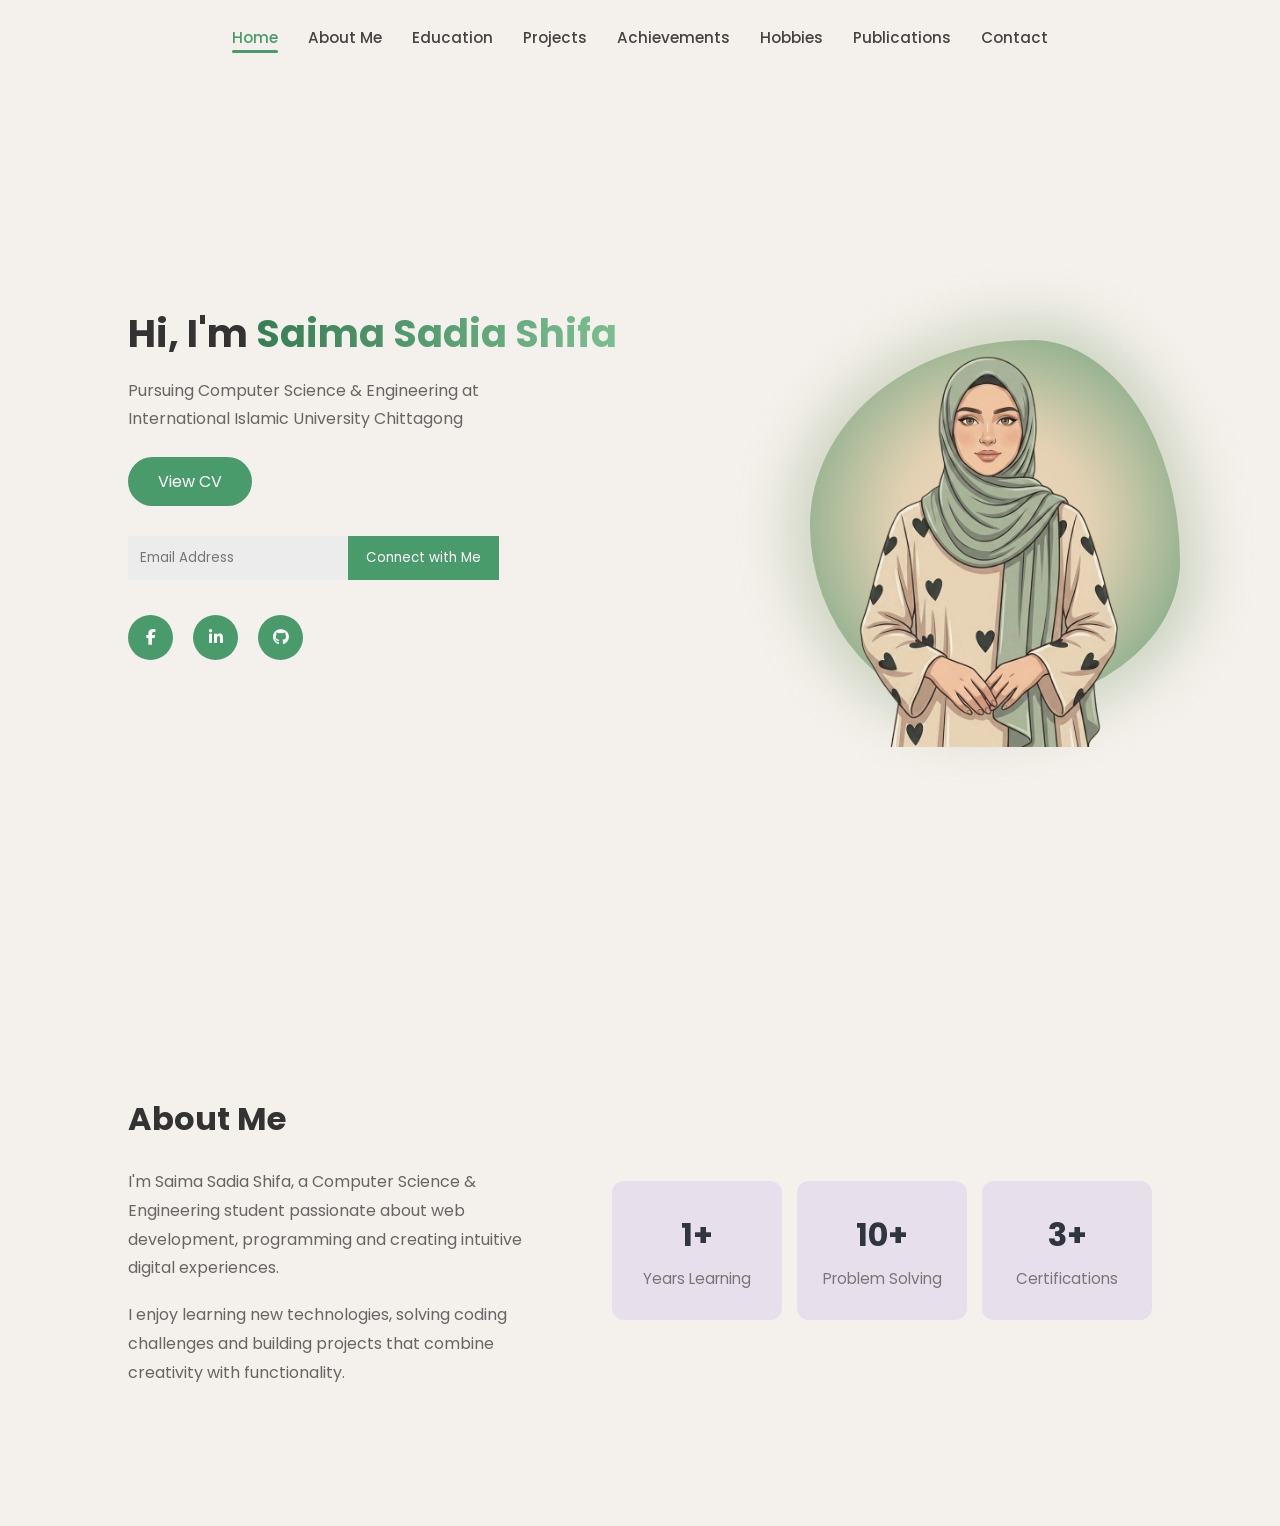
<file: index.html>
<!DOCTYPE html>
<html lang="en">

<head>
    <meta charset="UTF-8">
    <meta name="viewport" content="width=device-width, initial-scale=1.0">
    <title>Portfolio Home</title>

    <link rel="stylesheet" href="Home.css">

    <link rel="stylesheet"
        href="https://cdnjs.cloudflare.com/ajax/libs/font-awesome/6.5.1/css/all.min.css">

</head>

<body>

    <header>

        <nav>

            <ul>

                <li><a href="#" class="active">Home</a></li>

                <li><a href="#about">About Me</a></li>

                <li><a href="Education.html">Education</a></li>

                <li><a href="Projects.html">Projects</a></li>

                <li><a href="Achievements.html">Achievements</a></li>

                <li><a href="Hobbies.html">Hobbies</a></li>

                <li><a href="Publications.html">Publications</a></li>

                <li><a href="Contact.html">Contact</a></li>

            </ul>

        </nav>

    </header>



    <!-- HERO -->

    <section class="main">

        <div class="main-text">

            <h1>
                Hi, I'm
                <span>Saima Sadia Shifa</span>
            </h1>

            <p>
                Pursuing Computer Science & Engineering at<br>
                International Islamic University Chittagong
            </p>

            <a href="CV.pdf"
            target="_blank"
            class="cv-btn">
                View CV
            </a>


            <!-- CONNECT FORM -->

            <form
                class="connect"
                action="https://formsubmit.co/shifasaimasadia@gmail.com"
                method="POST">

                <input
                    type="email"
                    name="email"
                    placeholder="Email Address"
                    required>

                <input
                    type="hidden"
                    name="_subject"
                    value="New Portfolio Connection">

                <input
                    type="hidden"
                    name="_captcha"
                    value="false">

                <input
                    type="hidden"
                    name="_template"
                    value="table">

                <button type="submit">
                    Connect with Me
                </button>

            </form>


            <div class="socials">

                <a href="https://www.facebook.com/KuromiiShii/">
                    <i class="fab fa-facebook-f"></i>
                </a>

                <a href="https://www.linkedin.com/in/saima-sadia-shifa-9128552a0/">
                    <i class="fab fa-linkedin-in"></i>
                </a>

                <a href="https://github.com/ssshifa">
                    <i class="fab fa-github"></i>
                </a>

            </div>


            <a href="#about" class="scroll">

                Scroll Down ↓

            </a>

        </div>


        <div class="main-image">

            <div class="blob"></div>

            <img src="DP.png" alt="Profile">

        </div>

    </section>



    <!-- ABOUT -->

    <section id="about" class="about">

        <div class="about-wrapper">

            <div class="about-content">

                <h2>About Me</h2>

                <p>
                    I'm Saima Sadia Shifa, a Computer Science &
                    Engineering student passionate about web
                    development, programming and creating
                    intuitive digital experiences.
                </p>

                <p>
                    I enjoy learning new technologies,
                    solving coding challenges and building
                    projects that combine creativity
                    with functionality.
                </p>

            </div>


            <div class="about-stats">

                <div class="stat-card">

                    <h3>1+</h3>

                    <p>Years Learning</p>

                </div>

                <div class="stat-card">

                    <h3>10+</h3>

                    <p>Problem Solving</p>

                </div>

                <div class="stat-card">

                    <h3>3+</h3>

                    <p>Certifications</p>

                </div>

            </div>

        </div>

    </section>

</body>

</html>
</file>
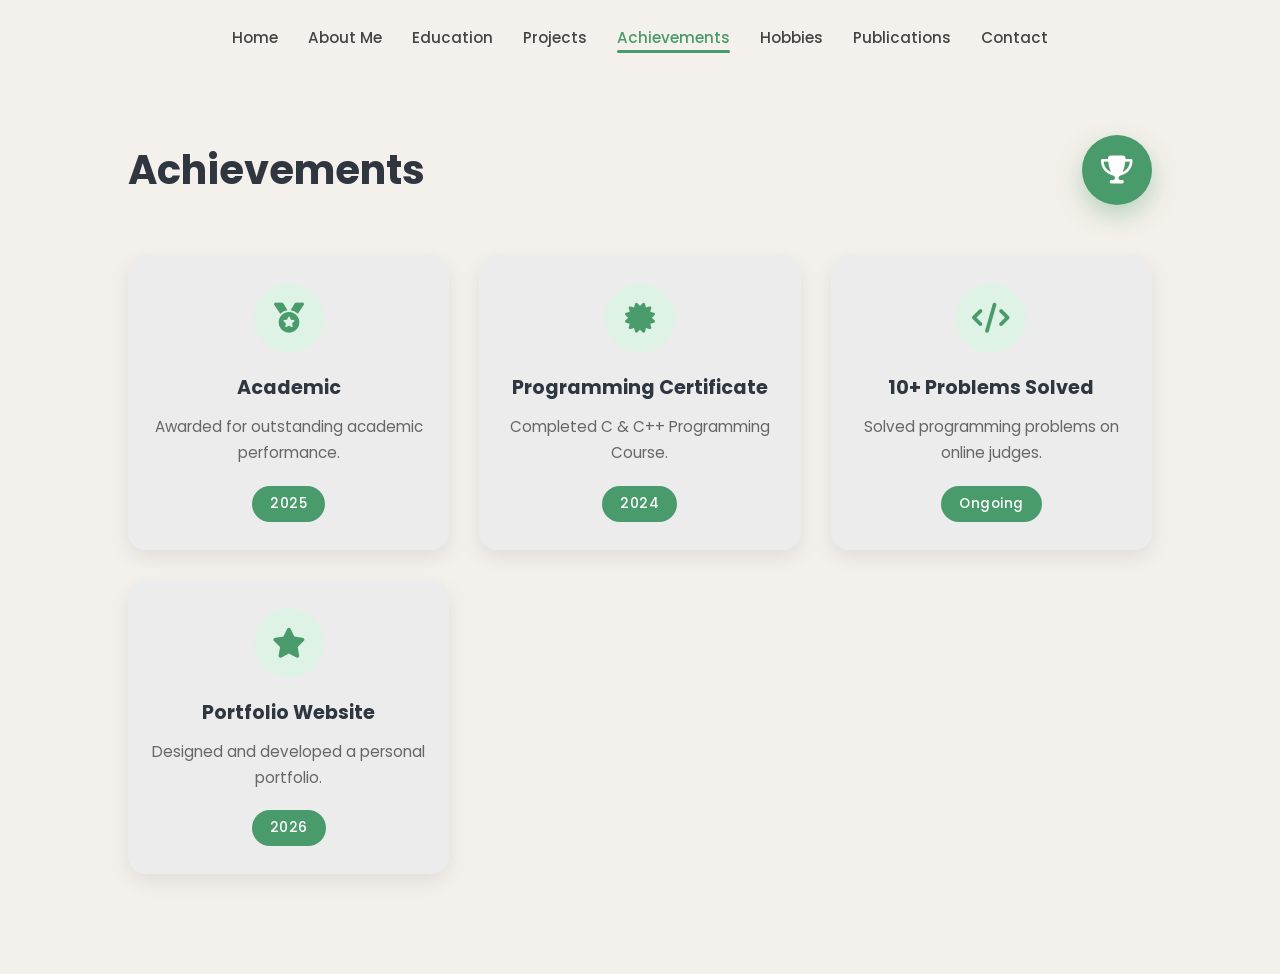
<file: Achievements.html>
<!DOCTYPE html>
<html lang="en">

<head>

    <meta charset="UTF-8">

    <meta name="viewport" content="width=device-width, initial-scale=1.0">

    <title>Achievements</title>

    <link rel="stylesheet" href="Achievements.css">

    <link rel="stylesheet"
    href="https://cdnjs.cloudflare.com/ajax/libs/font-awesome/6.5.1/css/all.min.css">

</head>

<body>

<header>

<nav>

<ul>

<li><a href="index.html">Home</a></li>

<li><a href="index.html#about">About Me</a></li>

<li><a href="Education.html">Education</a></li>

<li><a href="projects.html">Projects</a></li>

<li><a href="achievements.html" class="active">Achievements</a></li>

<li><a href="Hobbies.html">Hobbies</a></li>

<li><a href="Publications.html">Publications</a></li>

<li><a href="Contact.html">Contact</a></li>

</ul>

</nav>

</header>



<section class="achievements">

<div class="heading">

<h1>Achievements</h1>

<div class="trophy">

<i class="fas fa-trophy"></i>

</div>

</div>



<div class="achievement-container">




<div class="achievement-card">

<div class="icon">

<i class="fas fa-medal"></i>

</div>

<h3>Academic</h3>

<p>

Awarded for outstanding academic performance.

</p>

<span>2025</span>

</div>





<div class="achievement-card">

<div class="icon">

<i class="fas fa-certificate"></i>

</div>

<h3>Programming Certificate</h3>

<p>

Completed C & C++ Programming Course.

</p>

<span>2024</span>

</div>





<div class="achievement-card">

<div class="icon">

<i class="fas fa-code"></i>

</div>

<h3>10+ Problems Solved</h3>

<p>

Solved programming problems on online judges.

</p>

<span>Ongoing</span>

</div>





<div class="achievement-card">

<div class="icon">

<i class="fas fa-star"></i>

</div>

<h3>Portfolio Website</h3>

<p>

Designed and developed a personal portfolio.

</p>

<span>2026</span>

</div>



</div>

</section>

</body>

</html>
</file>
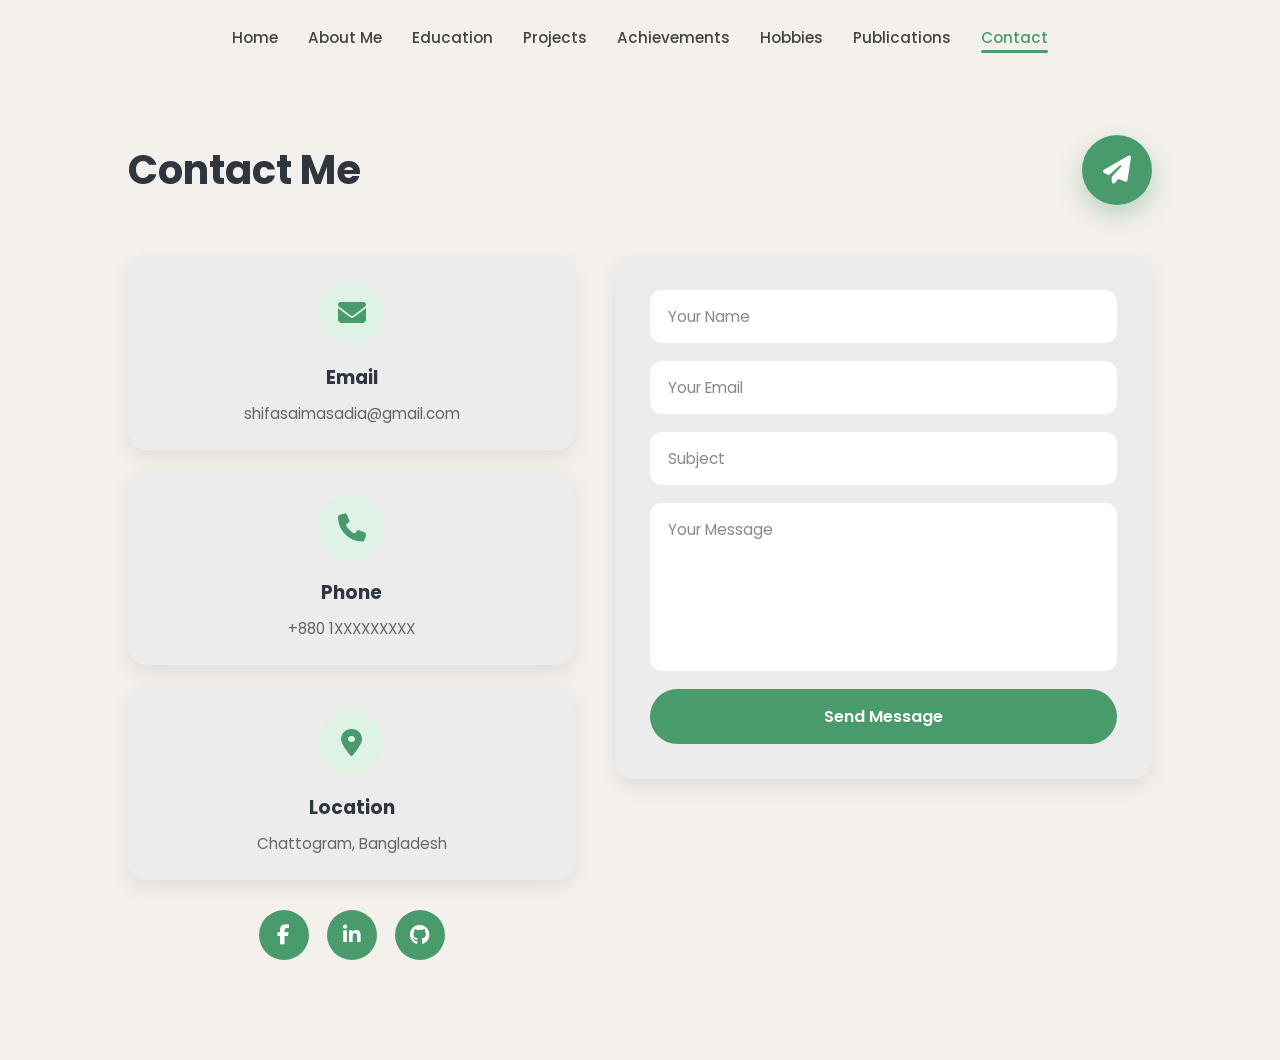
<file: Contact.html>
<!DOCTYPE html>
<html lang="en">

<head>

    <meta charset="UTF-8">

    <meta name="viewport" content="width=device-width, initial-scale=1.0">

    <title>Contact</title>

    <link rel="stylesheet" href="Contact.css">

    <link rel="stylesheet"
    href="https://cdnjs.cloudflare.com/ajax/libs/font-awesome/6.5.1/css/all.min.css">

</head>

<body>

<header>

<nav>

<ul>

<li><a href="index.html">Home</a></li>

<li><a href="index.html#about">About Me</a></li>

<li><a href="Education.html">Education</a></li>

<li><a href="Projects.html">Projects</a></li>

<li><a href="Achievements.html">Achievements</a></li>

<li><a href="Hobbies.html">Hobbies</a></li>

<li><a href="Publications.html">Publications</a></li>

<li><a href="Contact.html" class="active">Contact</a></li>

</ul>

</nav>

</header>



<section class="contact">

<div class="heading">

<h1>Contact Me</h1>

<div class="contact-icon">

<i class="fas fa-paper-plane"></i>

</div>

</div>



<div class="contact-container">



<div class="contact-info">

<div class="info-box">

<i class="fas fa-envelope"></i>

<h3>Email</h3>

<p>shifasaimasadia@gmail.com</p>

</div>



<div class="info-box">

<i class="fas fa-phone"></i>

<h3>Phone</h3>

<p>+880 1XXXXXXXXX</p>

</div>



<div class="info-box">

<i class="fas fa-location-dot"></i>

<h3>Location</h3>

<p>Chattogram, Bangladesh</p>

</div>



<div class="social-icons">

<a href="https://www.facebook.com/KuromiiShii/"><i class="fab fa-facebook-f"></i></a>

<a href="https://www.linkedin.com/in/saima-sadia-shifa-9128552a0/"><i class="fab fa-linkedin-in"></i></a>

<a href="https://github.com/ssshifa"><i class="fab fa-github"></i></a>

</div>

</div>


<div class="contact-form">

<form
action="https://formsubmit.co/shifasaimasadia@gmail.com"
method="POST">

<input
type="text"
name="name"
placeholder="Your Name"
required>

<input
type="email"
name="email"
placeholder="Your Email"
required>

<input
type="text"
name="subject"
placeholder="Subject">

<textarea
name="message"
rows="6"
placeholder="Your Message"
required></textarea>


<!-- Hidden Settings -->

<input
type="hidden"
name="_subject"
value="New Portfolio Contact Form">

<input
type="hidden"
name="_captcha"
value="false">

<input
type="hidden"
name="_template"
value="table">

<input
type="hidden"
name="_autoresponse"
value="Thank you for contacting me. I have received your message and will get back to you soon.">


<button type="submit">

Send Message

</button>

</form>

</div>



</div>

</section>

</body>

</html>
</file>
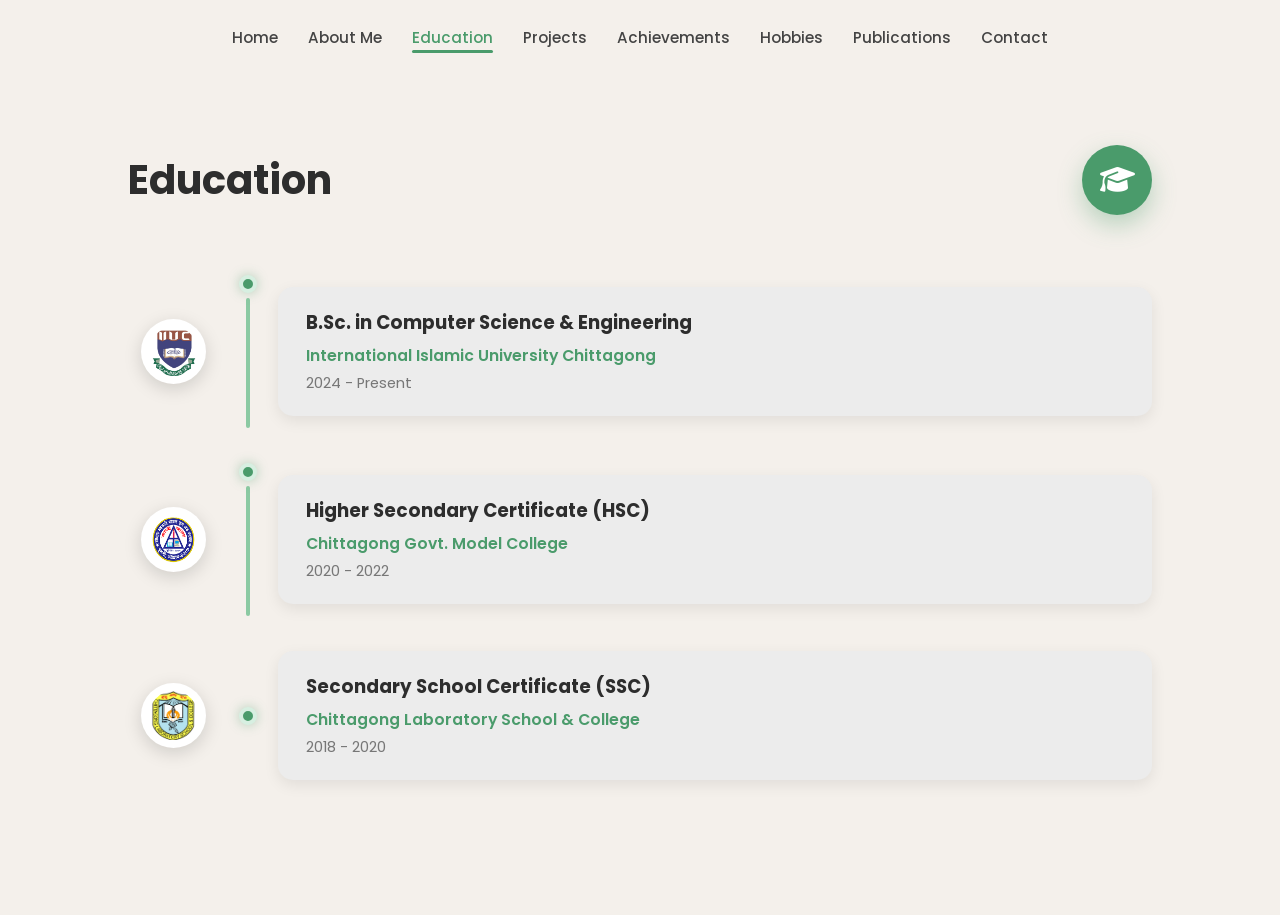
<file: Education.html>
<!DOCTYPE html>
<html lang="en">

<head>

    <meta charset="UTF-8">

    <meta name="viewport"
          content="width=device-width, initial-scale=1.0">

    <title>Education</title>

    <link rel="stylesheet" href="Education.css">

    <link rel="stylesheet"
    href="https://cdnjs.cloudflare.com/ajax/libs/font-awesome/6.5.1/css/all.min.css">

</head>

<body>

<header>

<nav>

<ul>

<li><a href="index.html">Home</a></li>

<li><a href="index.html#about">About Me</a></li>

<li><a href="Education.html" class="active">Education</a></li>

<li><a href="Projects.html">Projects</a></li>

<li><a href="Achievements.html">Achievements</a></li>

<li><a href="Hobbies.html">Hobbies</a></li>

<li><a href="Publications.html">Publications</a></li>

<li><a href="Contact.html">Contact</a></li>

</ul>

</nav>

</header>



<section class="education">

<div class="heading">

<h1>Education</h1>

<div class="graduate">

<i class="fas fa-graduation-cap"></i>

</div>

</div>



<div class="timeline">




<div class="edu-box">

<div class="logo">

<img src="iiuc.jpg" alt="IIUC">

</div>

<div class="middle">

<div class="dot"></div>

<div class="line"></div>

</div>

<div class="card">

<h3>B.Sc. in Computer Science & Engineering</h3>

<h4>International Islamic University Chittagong</h4>

<p>2024 - Present</p>

</div>

</div>





<div class="edu-box">

<div class="logo">

<img src="college.png" alt="College">

</div>

<div class="middle">

<div class="dot"></div>

<div class="line"></div>

</div>

<div class="card">

<h3>Higher Secondary Certificate (HSC)</h3>

<h4>Chittagong Govt. Model College</h4>

<p>2020 - 2022</p>

</div>

</div>





<div class="edu-box">

<div class="logo">

<img src="school.jpg" alt="School">

</div>

<div class="middle">

<div class="dot"></div>

<div class="line"></div>

</div>

<div class="card">

<h3>Secondary School Certificate (SSC)</h3>

<h4>Chittagong Laboratory School & College</h4>

<p>2018 - 2020</p>

</div>

</div>



</div>

</section>

</body>

</html>
</file>
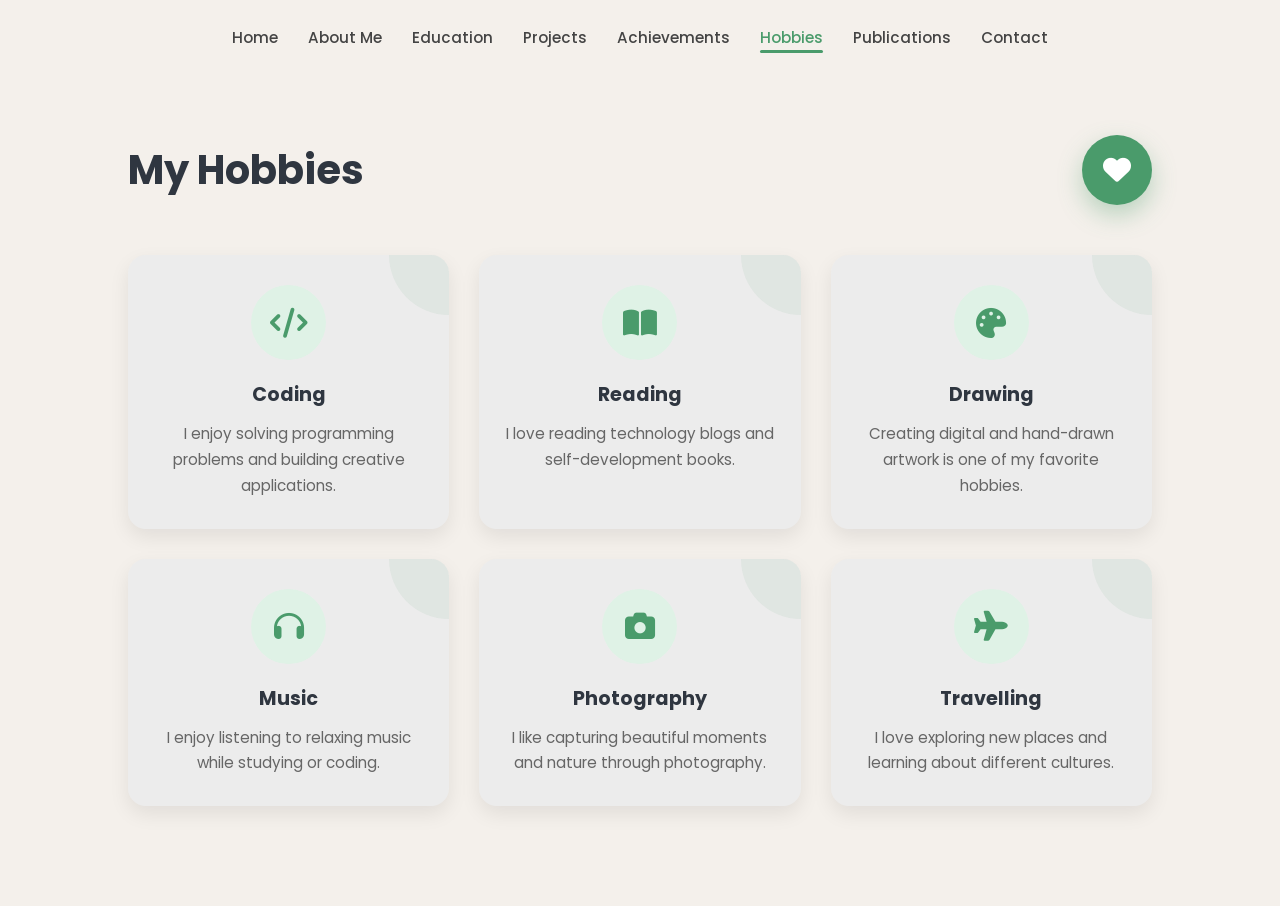
<file: Hobbies.html>
<!DOCTYPE html>
<html lang="en">

<head>

    <meta charset="UTF-8">

    <meta name="viewport" content="width=device-width, initial-scale=1.0">

    <title>Hobbies</title>

    <link rel="stylesheet" href="Hobbies.css">

    <link rel="stylesheet"
    href="https://cdnjs.cloudflare.com/ajax/libs/font-awesome/6.5.1/css/all.min.css">

</head>

<body>

<header>

<nav>

<ul>

<li><a href="index.html">Home</a></li>

<li><a href="index.html#about">About Me</a></li>

<li><a href="Education.html">Education</a></li>

<li><a href="Projects.html">Projects</a></li>

<li><a href="Achievements.html">Achievements</a></li>

<li><a href="Hobbies.html" class="active">Hobbies</a></li>

<li><a href="Publications.html">Publications</a></li>

<li><a href="Contact.html">Contact</a></li>

</ul>

</nav>

</header>



<section class="hobbies">

<div class="heading">

<h1>My Hobbies</h1>

<div class="hobby-icon">

<i class="fas fa-heart"></i>

</div>

</div>



<div class="hobby-container">



<div class="hobby-card">

<div class="icon">

<i class="fas fa-code"></i>

</div>

<h3>Coding</h3>

<p>I enjoy solving programming problems and building creative applications.</p>

</div>



<div class="hobby-card">

<div class="icon">

<i class="fas fa-book-open"></i>

</div>

<h3>Reading</h3>

<p>I love reading technology blogs and self-development books.</p>

</div>



<div class="hobby-card">

<div class="icon">

<i class="fas fa-palette"></i>

</div>

<h3>Drawing</h3>

<p>Creating digital and hand-drawn artwork is one of my favorite hobbies.</p>

</div>



<div class="hobby-card">

<div class="icon">

<i class="fas fa-headphones"></i>

</div>

<h3>Music</h3>

<p>I enjoy listening to relaxing music while studying or coding.</p>

</div>



<div class="hobby-card">

<div class="icon">

<i class="fas fa-camera"></i>

</div>

<h3>Photography</h3>

<p>I like capturing beautiful moments and nature through photography.</p>

</div>



<div class="hobby-card">

<div class="icon">

<i class="fas fa-plane"></i>

</div>

<h3>Travelling</h3>

<p>I love exploring new places and learning about different cultures.</p>

</div>

</div>

</section>

</body>

</html>
</file>
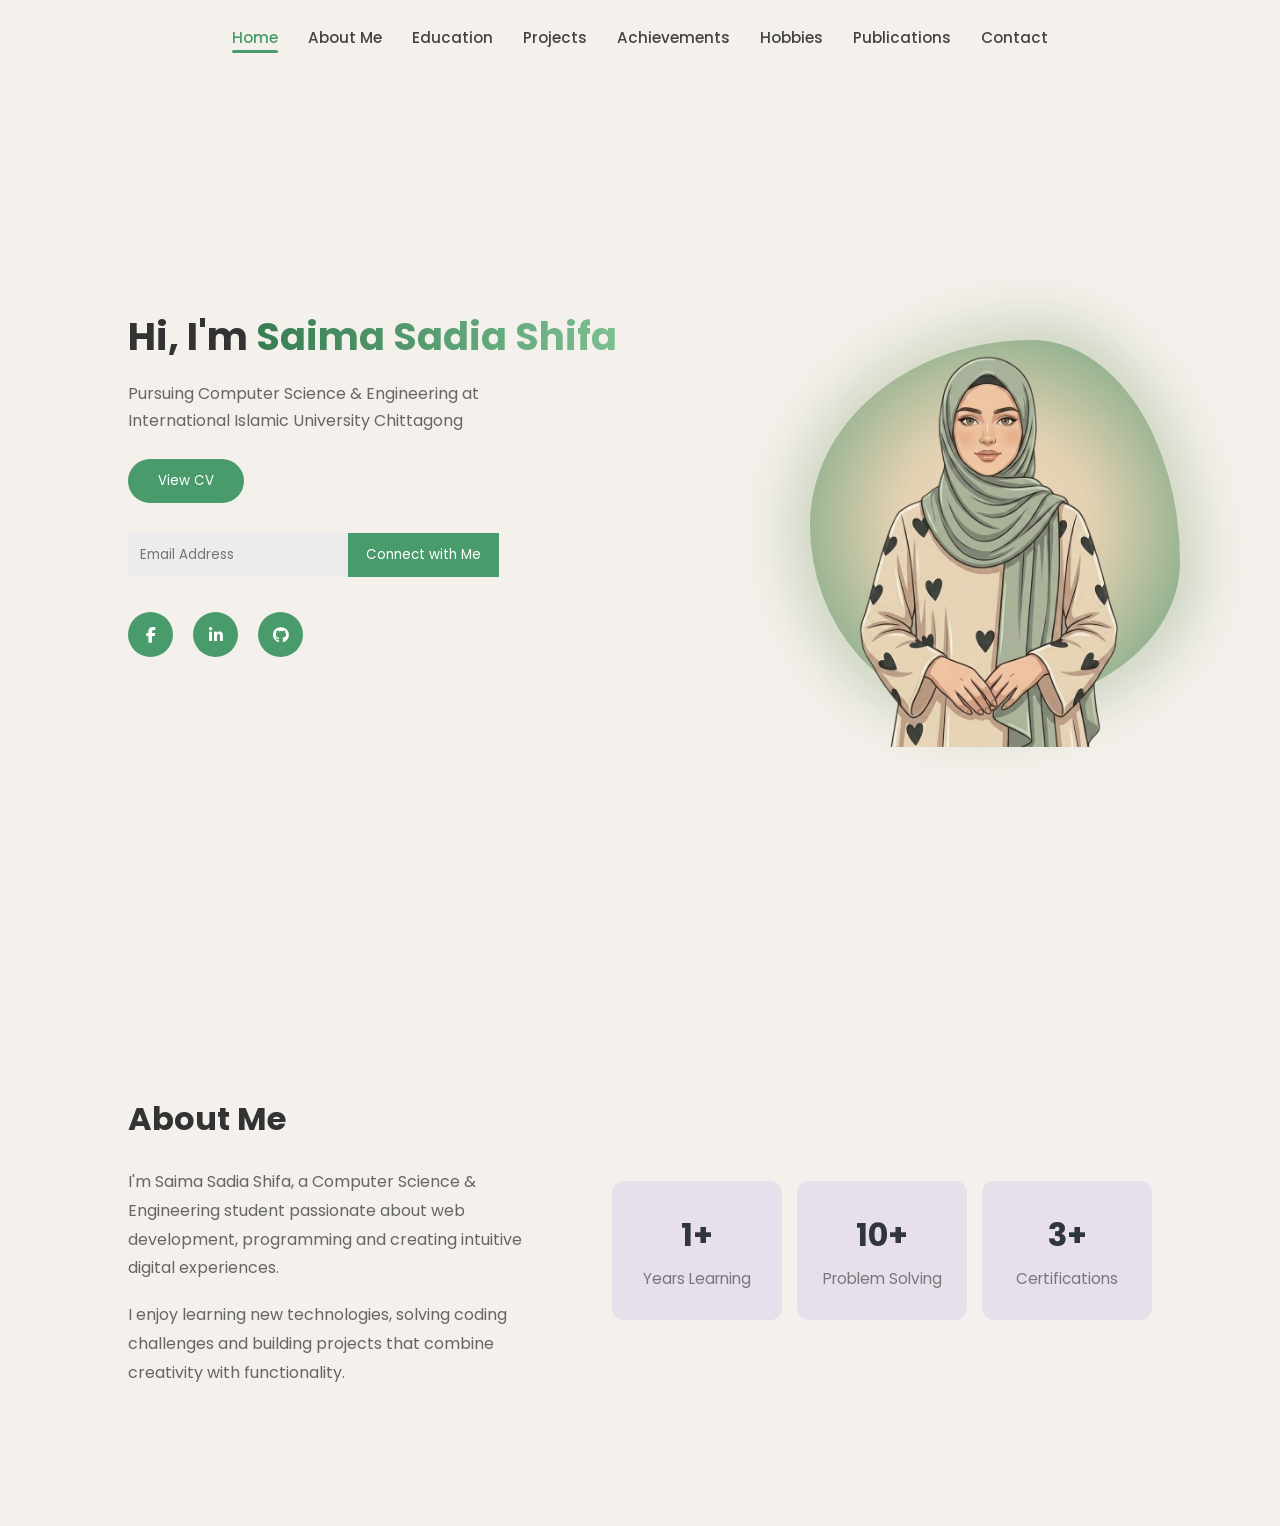
<file: Home.html>
<!DOCTYPE html>
<html lang="en">

<head>
    <meta charset="UTF-8">
    <meta name="viewport" content="width=device-width, initial-scale=1.0">
    <title>Portfolio Home</title>

    <link rel="stylesheet" href="Home.css">

    <link rel="stylesheet"
        href="https://cdnjs.cloudflare.com/ajax/libs/font-awesome/6.5.1/css/all.min.css">

</head>

<body>

    <header>

        <nav>

            <ul>

                <li><a href="#" class="active">Home</a></li>

                <li><a href="#about">About Me</a></li>

                <li><a href="Education.html">Education</a></li>

                <li><a href="Projects.html">Projects</a></li>

                <li><a href="Achievements.html">Achievements</a></li>

                <li><a href="Hobbies.html">Hobbies</a></li>

                <li><a href="Publications.html">Publications</a></li>

                <li><a href="Contact.html">Contact</a></li>

            </ul>

        </nav>

    </header>



    <!-- HERO -->

    <section class="main">

        <div class="main-text">

            <h1>
                Hi, I'm
                <span>Saima Sadia Shifa</span>
            </h1>

            <p>
                Pursuing Computer Science & Engineering at<br>
                International Islamic University Chittagong
            </p>

            <button class="cv-btn">
                View CV
            </button>


            <!-- CONNECT FORM -->

            <form
                class="connect"
                action="https://formsubmit.co/shifasaimasadia@gmail.com"
                method="POST">

                <input
                    type="email"
                    name="email"
                    placeholder="Email Address"
                    required>

                <input
                    type="hidden"
                    name="_subject"
                    value="New Portfolio Connection">

                <input
                    type="hidden"
                    name="_captcha"
                    value="false">

                <input
                    type="hidden"
                    name="_template"
                    value="table">

                <button type="submit">
                    Connect with Me
                </button>

            </form>


            <div class="socials">

                <a href="#">
                    <i class="fab fa-facebook-f"></i>
                </a>

                <a href="#">
                    <i class="fab fa-linkedin-in"></i>
                </a>

                <a href="#">
                    <i class="fab fa-github"></i>
                </a>

            </div>


            <a href="#about" class="scroll">

                Scroll Down ↓

            </a>

        </div>


        <div class="main-image">

            <div class="blob"></div>

            <img src="DP.png" alt="Profile">

        </div>

    </section>



    <!-- ABOUT -->

    <section id="about" class="about">

        <div class="about-wrapper">

            <div class="about-content">

                <h2>About Me</h2>

                <p>
                    I'm Saima Sadia Shifa, a Computer Science &
                    Engineering student passionate about web
                    development, programming and creating
                    intuitive digital experiences.
                </p>

                <p>
                    I enjoy learning new technologies,
                    solving coding challenges and building
                    projects that combine creativity
                    with functionality.
                </p>

            </div>


            <div class="about-stats">

                <div class="stat-card">

                    <h3>1+</h3>

                    <p>Years Learning</p>

                </div>

                <div class="stat-card">

                    <h3>10+</h3>

                    <p>Problem Solving</p>

                </div>

                <div class="stat-card">

                    <h3>3+</h3>

                    <p>Certifications</p>

                </div>

            </div>

        </div>

    </section>

</body>

</html>
</file>
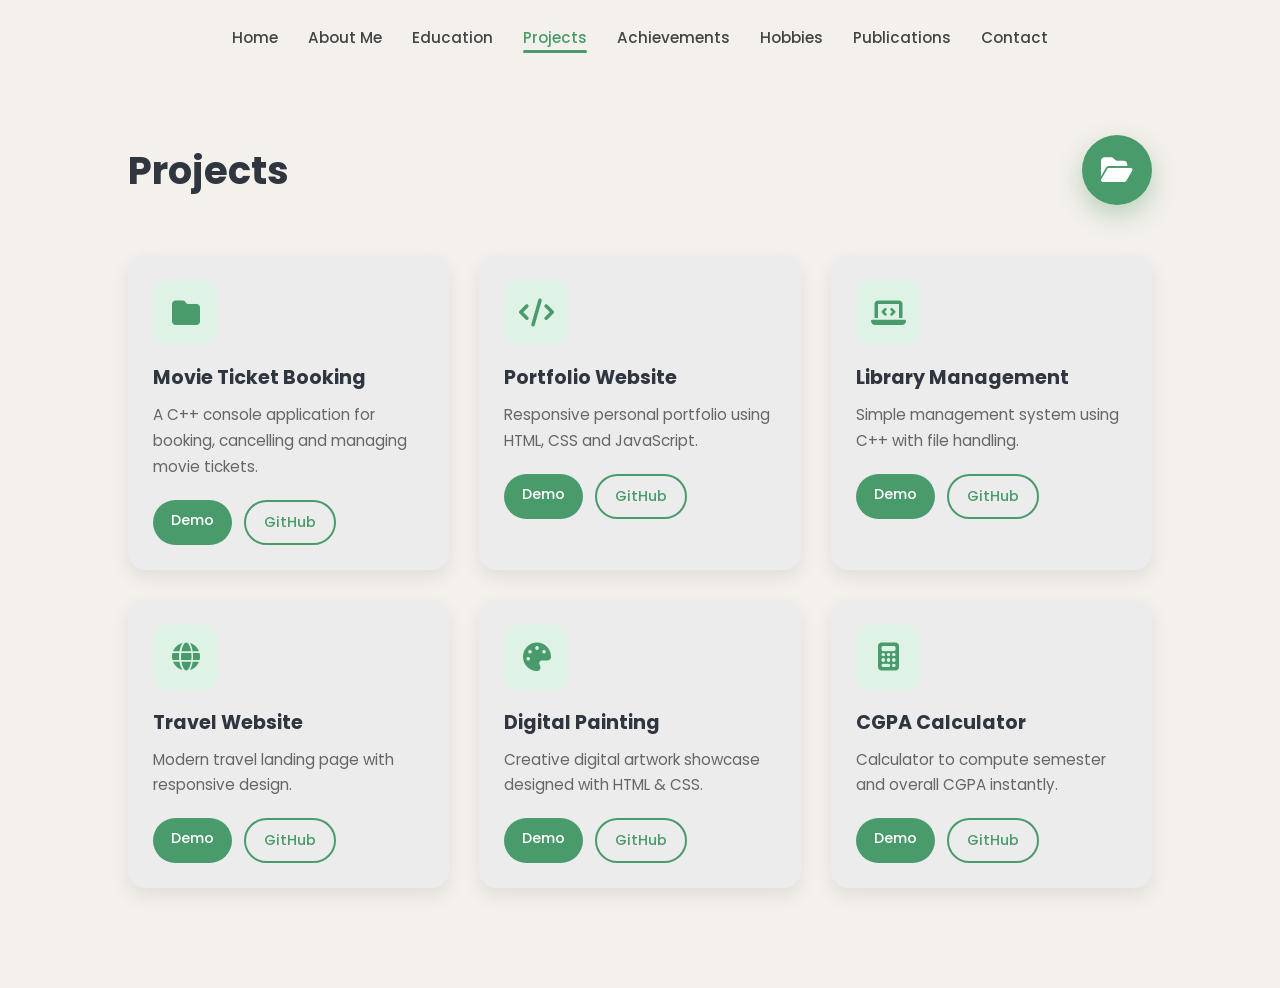
<file: Projects.html>
<!DOCTYPE html>
<html lang="en">

<head>

    <meta charset="UTF-8">

    <meta name="viewport" content="width=device-width, initial-scale=1.0">

    <title>Projects</title>

    <link rel="stylesheet" href="Projects.css">

    <link rel="stylesheet"
    href="https://cdnjs.cloudflare.com/ajax/libs/font-awesome/6.5.1/css/all.min.css">

</head>

<body>

<header>

<nav>

<ul>

<li><a href="index.html">Home</a></li>

<li><a href="index.html#about">About Me</a></li>

<li><a href="Education.html">Education</a></li>

<li><a href="Projects.html" class="active">Projects</a></li>

<li><a href="Achievements.html">Achievements</a></li>

<li><a href="Hobbies.html">Hobbies</a></li>

<li><a href="Publications.html">Publications</a></li>

<li><a href="Contact.html">Contact</a></li>

</ul>

</nav>

</header>



<section class="projects">

<div class="heading">

<h1>Projects</h1>

<div class="project-icon">

<i class="fas fa-folder-open"></i>

</div>

</div>



<div class="project-container">




<div class="project-card">

<div class="icon">

<i class="fas fa-folder"></i>

</div>

<h3>Movie Ticket Booking</h3>

<p>

A C++ console application for booking,

cancelling and managing movie tickets.

</p>

<div class="buttons">

<a href="#">Demo</a>

<a href="#">GitHub</a>

</div>

</div>






<div class="project-card">

<div class="icon">

<i class="fas fa-code"></i>

</div>

<h3>Portfolio Website</h3>

<p>

Responsive personal portfolio using

HTML, CSS and JavaScript.

</p>

<div class="buttons">

<a href="#">Demo</a>

<a href="#">GitHub</a>

</div>

</div>






<div class="project-card">

<div class="icon">

<i class="fas fa-laptop-code"></i>

</div>

<h3>Library Management</h3>

<p>

Simple management system using

C++ with file handling.

</p>

<div class="buttons">

<a href="#">Demo</a>

<a href="#">GitHub</a>

</div>

</div>






<div class="project-card">

<div class="icon">

<i class="fas fa-globe"></i>

</div>

<h3>Travel Website</h3>

<p>

Modern travel landing page

with responsive design.

</p>

<div class="buttons">

<a href="#">Demo</a>

<a href="#">GitHub</a>

</div>

</div>






<div class="project-card">

<div class="icon">

<i class="fas fa-palette"></i>

</div>

<h3>Digital Painting</h3>

<p>

Creative digital artwork showcase

designed with HTML & CSS.

</p>

<div class="buttons">

<a href="#">Demo</a>

<a href="#">GitHub</a>

</div>

</div>






<div class="project-card">

<div class="icon">

<i class="fas fa-calculator"></i>

</div>

<h3>CGPA Calculator</h3>

<p>

Calculator to compute semester

and overall CGPA instantly.

</p>

<div class="buttons">

<a href="#">Demo</a>

<a href="#">GitHub</a>

</div>

</div>

</div>

</section>

</body>

</html>
</file>
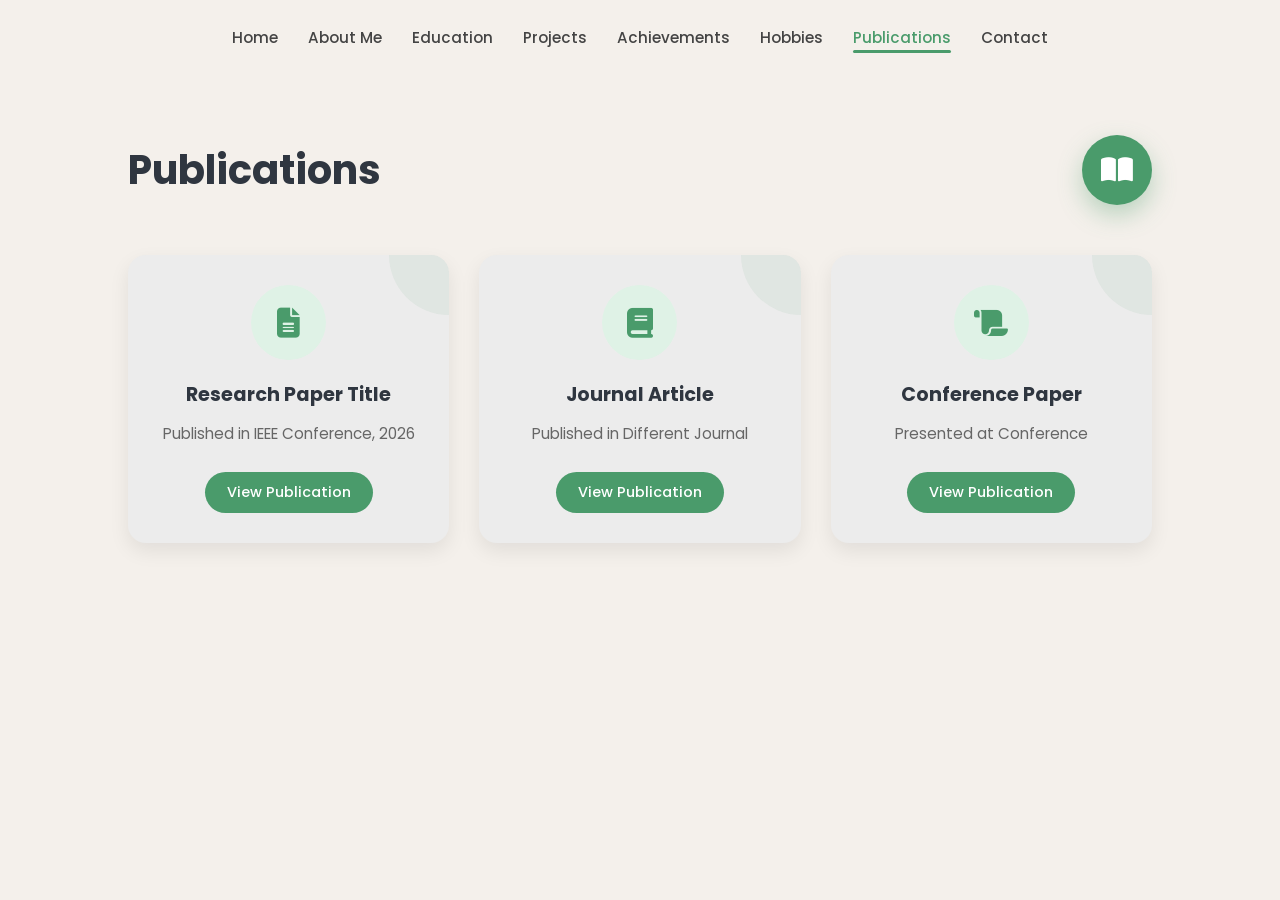
<file: Publications.html>
<!DOCTYPE html>
<html lang="en">

<head>

    <meta charset="UTF-8">

    <meta name="viewport" content="width=device-width, initial-scale=1.0">

    <title>Publications</title>

    <link rel="stylesheet" href="Publications.css">

    <link rel="stylesheet"
    href="https://cdnjs.cloudflare.com/ajax/libs/font-awesome/6.5.1/css/all.min.css">

</head>

<body>

<header>

<nav>

<ul>

<li><a href="index.html">Home</a></li>

<li><a href="index.html#about">About Me</a></li>

<li><a href="Education.html">Education</a></li>

<li><a href="Projects.html">Projects</a></li>

<li><a href="Achievements.html">Achievements</a></li>

<li><a href="Hobbies.html">Hobbies</a></li>

<li><a href="Publications.html" class="active">Publications</a></li>

<li><a href="Contact.html">Contact</a></li>

</ul>

</nav>

</header>



<section class="publications">

<div class="heading">

<h1>Publications</h1>

<div class="publication-icon">

<i class="fas fa-book-open"></i>

</div>

</div>



<div class="publication-container">



<div class="publication-card">

<div class="icon">

<i class="fas fa-file-alt"></i>

</div>

<h3>Research Paper Title</h3>

<p>

Published in IEEE Conference, 2026

</p>

<a href="#">View Publication</a>

</div>





<div class="publication-card">

<div class="icon">

<i class="fas fa-book"></i>

</div>

<h3>Journal Article</h3>

<p>

Published in Different Journal

</p>

<a href="#">View Publication</a>

</div>





<div class="publication-card">

<div class="icon">

<i class="fas fa-scroll"></i>

</div>

<h3>Conference Paper</h3>

<p>

Presented at Conference

</p>

<a href="#">View Publication</a>

</div>



</div>

</section>

</body>

</html>
</file>
<file: Home.css>
@import url('https://fonts.googleapis.com/css2?family=Poppins:wght@300;400;500;600;700&display=swap');

*{
    margin:0;
    padding:0;
    box-sizing:border-box;
    font-family:'Poppins',sans-serif;
}

html{
    scroll-behavior:smooth;
}

body{
    background:#F4F0EB;
    overflow-x:hidden;
    color:#333;
}

/* NAVBAR  */

nav{
    padding:25px 5%;
}

nav ul{
    display:flex;
    justify-content:center;
    align-items:center;
    gap:30px;
    list-style:none;
    flex-wrap:wrap;
}

nav li{
    white-space:nowrap;
}

nav a{
    text-decoration:none;
    color:#444;
    font-size:.95rem;
    font-weight:500;
    position:relative;
    transition:.3s;
}

nav a:hover,
nav a.active{
    color:#4a9b6b;
}

nav a::after{
    content:'';
    position:absolute;
    left:0;
    bottom:-5px;
    width:0;
    height:3px;
    background:#4a9b6b;
    border-radius:3px;
    transition:.3s;
}

nav a:hover::after,
nav a.active::after{
    width:100%;
}

/*  MAIN  */

.main{
    width:80%;
    margin:auto;
    min-height:100vh;

    display:flex;
    justify-content:space-between;
    align-items:center;
}

.main-text{
    max-width:500px;
}

.main-text h1{
    font-size:2.4rem;
    margin-bottom:15px;
}

.main-text span{

    background: linear-gradient(
        90deg,
        #377d53,
        #7bbf91,
        #555,
        #4a9b6b
    );

    background-size:300% 300%;

    background-clip:text;
    -webkit-background-clip:text;

    color:transparent;
    -webkit-text-fill-color:transparent;

    animation:textShift 3s ease-in-out infinite;
}

.main-text p{
    color:#666;
    line-height:1.7;
    margin-bottom:25px;
}

/* BUTTON */

.cv-btn{

    display:inline-block;

    text-decoration:none;

    border:none;
    background:#4a9b6b;
    color:white;

    padding:12px 30px;

    border-radius:30px;

    cursor:pointer;

    transition:.3s;

    margin-bottom:30px;

}

.cv-btn:hover{

    transform:translateY(-4px);

    box-shadow:0 10px 25px rgba(74,155,107,.3);

}

/* CONNECT */

.connect{

    display:flex;

    margin-bottom:35px;

}

.connect input{

    padding:12px;

    border:none;

    outline:none;

    background:#ececec;

    width:220px;

}

.connect button{

    border:none;

    background:#4a9b6b;

    color:white;

    padding:12px 18px;

    cursor:pointer;

    transition:.3s;

}

.connect button:hover{

    background:#7bbf91;

}

/*  SOCIAL  */

.socials{

    display:flex;

    gap:20px;

}

.socials a{

    width:45px;

    height:45px;

    border-radius:50%;

    background:#4a9b6b;

    display:flex;

    justify-content:center;

    align-items:center;

    color:white;

    text-decoration:none;

    transition:.4s;

}

.socials a:hover{

    transform:translateY(-8px) rotate(360deg);

    box-shadow:0 10px 20px rgba(0,0,0,.15);

}

/*  SCROLL  */

.scroll{

    display:inline-block;

    margin-top:60px;

    text-decoration:none;

    color:#555;

    animation:

    bounce 2s infinite,

    fadeOut 8s forwards;

}

/*  IMAGE  */

.main-image{

    position:relative;

}

.blob{

    width:370px;

    height:370px;

    background:radial-gradient(

        circle,

        #e7d3b5 0%,

        #e7d3b5 35%,

        #519872 100%

    );

    border-radius:
        60% 40% 55% 45% /
        50% 60% 40% 50%;

    position:absolute;

    top:50%;

    left:65%;

    transform:translate(-50%,-50%);

    z-index:-1;

    animation:morph 8s ease-in-out infinite;

}

.blob::before{

    content:"";

    position:absolute;

    inset:-20px;

    background:inherit;

    border-radius:inherit;

    filter:blur(25px);

    opacity:.5;

}

.main-image img{

    width:450px;

    position:relative;

    left:60px;

    animation:float 4s ease-in-out infinite;

}

/*  ABOUT  */

.about{

    width:80%;
    margin:auto;
    padding:120px 0;

}

.about-wrapper{

    display:flex;

    justify-content:space-between;

    align-items:center;

    gap:80px;

}

.about-content{

    flex:1;

}

.about-content h2{

    font-size:2rem;

    margin-bottom:25px;

}

.about-content p{

    color:#666;

    line-height:1.8;

    margin-bottom:18px;

}

.about-stats{

    display:flex;

    gap:15px;

}

.stat-card{

    width:170px;

    padding:30px 20px;

    background:#E8DFED;

    border-radius:12px;

    text-align:center;

    transition:.3s;

}

.stat-card:hover{

    transform:translateY(-8px);

    box-shadow:0 10px 25px #377d53;

}

.stat-card h3{

    font-size:2rem;

    color:#2f3640;

    margin-bottom:8px;

}

.stat-card p{

    color:#777;

    font-size:.95rem;

}

/*  PLACEHOLDER SECTIONS  */

section[id]{

    scroll-margin-top:100px;

}

#education,
#projects,
#achievements,
#hobbies,
#publications,
#contact{

    width:80%;

    margin:auto;

    padding:120px 0;

}

#education h2,
#projects h2,
#achievements h2,
#hobbies h2,
#publications h2,
#contact h2{

    font-size:2rem;

    margin-bottom:20px;

}

/* ANIMATIONS  */

@keyframes textShift{

    0%{
        background-position:0% 50%;
    }

    50%{
        background-position:100% 50%;
    }

    100%{
        background-position:0% 50%;
    }

}

@keyframes float{

    0%,100%{
        transform:translateY(0);
    }

    50%{
        transform:translateY(-15px);
    }

}

@keyframes bounce{

    0%,100%{
        transform:translateY(0);
    }

    50%{
        transform:translateY(10px);
    }

}

@keyframes fadeOut{

    0%,70%{
        opacity:1;
    }

    100%{
        opacity:0;
        visibility:hidden;
    }

}

@keyframes morph{

    0%{

        border-radius:
        50% 40% 60% 30%;

    }

    50%{

        border-radius:
        35% 60% 40% 55%;

    }

    100%{

        border-radius:
        50% 40% 60% 30%;

    }

}

/* Responsive */
/* ================= Mobile Responsive ================= */

@media screen and (max-width:768px){

    nav{
        padding:20px 5%;
    }

    nav ul{
        gap:15px;
        justify-content:center;
    }

    .main{
        width:90%;
        flex-direction:column-reverse;
        justify-content:center;
        text-align:center;
        gap:40px;
        padding:30px 0;
    }

    .main-text{
        max-width:100%;
    }

    .main-text h1{
        font-size:2rem;
    }

    .main-text p{
        font-size:.95rem;
    }

    .main-image img{
        width:280px;
        left:0;
    }

    .blob{
        width:240px;
        height:240px;
        left:50%;
    }

    .connect{
        flex-direction:column;
        align-items:center;
        gap:10px;
    }

    .connect input,
    .connect button{
        width:100%;
        max-width:320px;
    }

    .socials{
        justify-content:center;
    }

    .about{
        width:90%;
    }

    .about-wrapper{
        flex-direction:column;
        text-align:center;
        gap:40px;
    }

    .about-stats{
        flex-wrap:wrap;
        justify-content:center;
    }

    .stat-card{
        width:150px;
    }

    #education,
    #projects,
    #achievements,
    #hobbies,
    #publications,
    #contact{
        width:90%;
    }

}
</file>
<file: Achievements.css>
@import url('https://fonts.googleapis.com/css2?family=Poppins:wght@300;400;500;600;700&display=swap');

*{
    margin:0;
    padding:0;
    box-sizing:border-box;
    font-family:'Poppins',sans-serif;
}

html{
    scroll-behavior:smooth;
}

body{
    background:#F4F0EB;
    color:#333;
    overflow-x:hidden;
}

/*  NAVBAR  */

nav{
    padding:25px 5%;
}

nav ul{
    display:flex;
    justify-content:center;
    align-items:center;
    gap:30px;
    list-style:none;
    flex-wrap:wrap;
}

nav a{
    text-decoration:none;
    color:#444;
    font-size:15.2px;
    font-weight:500;
    position:relative;
    transition:.3s;
}

nav a:hover,
nav a.active{
    color:#4a9b6b;
}

nav a::after{
    content:"";
    position:absolute;
    left:0;
    bottom:-5px;
    width:0;
    height:3px;
    background:#4a9b6b;
    border-radius:5px;
    transition:.3s;
}

nav a:hover::after,
nav a.active::after{
    width:100%;
}

/* ACHIEVEMENTS  */

.achievements{
    width:80%;
    margin:auto;
    padding:60px 0 100px;
}

.heading{
    display:flex;
    justify-content:space-between;
    align-items:center;
    margin-bottom:50px;
}

.heading h1{
    font-size:40px;
    color:#2f3640;
}

/*  TROPHY  */

.trophy{
    width:70px;
    height:70px;
    border-radius:50%;
    background:#4a9b6b;
    display:flex;
    justify-content:center;
    align-items:center;
    color:white;
    font-size:28px;
    box-shadow:0 10px 25px rgba(74,155,107,.35);
    animation:float 4s ease-in-out infinite;
}

/* GRID */

.achievement-container{
    display:grid;
    grid-template-columns:repeat(auto-fit,minmax(280px,1fr));
    gap:30px;
}

/*  ACHIEVEMENT CARD  */

.achievement-card{
    background:#ececec;
    border-radius:18px;
    padding:28px 24px;
    text-align:center;
    position:relative;
    overflow:hidden;
    box-shadow:0 8px 20px rgba(0,0,0,.08);
    transition:.35s ease;
    opacity:0;
    animation:fadeUp .8s ease forwards;
}

.achievement-card::before{
    content:"";
    position:absolute;
    left:0;
    top:0;
    width:100%;
    height:5px;
    background:#4a9b6b;
    transform:scaleX(0);
    transform-origin:left;
    transition:.35s;
}

.achievement-card:hover::before{
    transform:scaleX(1);
}

.achievement-card:hover{
    transform:translateY(-10px);
    background:white;
    box-shadow:0 18px 35px rgba(74,155,107,.25);
}

/*  ICON  */

.icon{
    width:70px;
    height:70px;
    margin:auto;
    margin-bottom:20px;
    border-radius:50%;
    background:#dff2e6;
    color:#4a9b6b;
    display:flex;
    justify-content:center;
    align-items:center;
    font-size:30px;
    transition:.35s;
}

.achievement-card:hover .icon{
    background:#4a9b6b;
    color:white;
    transform:rotate(12deg) scale(1.1);
}

/*  TEXT  */

.achievement-card h3{
    font-size:19.2px;
    color:#2f3640;
    margin-bottom:12px;
}

.achievement-card p{
    color:#666;
    line-height:1.7;
    font-size:15.2px;
    margin-bottom:20px;
}

/*  YEAR BADGE  */

.achievement-card span{
    display:inline-block;
    background:#4a9b6b;
    color:white;
    padding:8px 18px;
    border-radius:30px;
    font-size:13.6px;
    font-weight:500;
    letter-spacing:.5px;
}

.achievement-card:nth-child(1){ animation-delay:.1s; }
.achievement-card:nth-child(2){ animation-delay:.2s; }
.achievement-card:nth-child(3){ animation-delay:.3s; }
.achievement-card:nth-child(4){ animation-delay:.4s; }

/*  FLOAT ANIMATION  */

@keyframes float{
    0%,100%{ transform:translateY(0); }
    50%{ transform:translateY(-10px); }
}

@keyframes fadeUp{
    from{ opacity:0; transform:translateY(35px); }
    to{ opacity:1; transform:translateY(0); }
}

/*  RESPONSIVE  */

@media(max-width:992px){
    .achievements{ width:90%; }
    .heading{ flex-direction:column; gap:20px; text-align:center; }
}

@media(max-width:768px){
    nav ul{ gap:15px; }
    .heading h1{ font-size:32px; }
    .achievement-container{ grid-template-columns:1fr; }
    .achievement-card{ padding:22px; }
}

@media(max-width:480px){
    .heading h1{ font-size:28.8px; }
    .trophy{ width:60px; height:60px; font-size:22px; }
    .icon{ width:60px; height:60px; font-size:24px; }
    .achievement-card h3{ font-size:16.8px; }
    .achievement-card p{ font-size:14.4px; }
}
</file>
<file: Contact.css>
@import url('https://fonts.googleapis.com/css2?family=Poppins:wght@300;400;500;600;700&display=swap');

*{
    margin:0;
    padding:0;
    box-sizing:border-box;
    font-family:'Poppins',sans-serif;
}

html{
    scroll-behavior:smooth;
}

body{
    background:#F4F0EB;
    color:#333;
    overflow-x:hidden;
}

/* NAVBAR */

nav{
    padding:25px 5%;
}

nav ul{
    display:flex;
    justify-content:center;
    align-items:center;
    gap:30px;
    list-style:none;
    flex-wrap:wrap;
}

nav a{
    text-decoration:none;
    color:#444;
    font-size:15.2px;
    font-weight:500;
    position:relative;
    transition:.3s;
}

nav a:hover,
nav a.active{
    color:#4a9b6b;
}

nav a::after{
    content:"";
    position:absolute;
    left:0;
    bottom:-5px;
    width:0;
    height:3px;
    background:#4a9b6b;
    border-radius:5px;
    transition:.3s;
}

nav a:hover::after,
nav a.active::after{
    width:100%;
}

/* CONTACT SECTION */

.contact{
    width:80%;
    margin:auto;
    padding:60px 0 100px;
}

.heading{
    display:flex;
    justify-content:space-between;
    align-items:center;
    margin-bottom:50px;
}

.heading h1{
    font-size:40px;
    color:#2f3640;
}

/* TOP ICON */

.contact-icon{
    width:70px;
    height:70px;
    border-radius:50%;
    background:#4a9b6b;
    color:white;
    display:flex;
    justify-content:center;
    align-items:center;
    font-size:28px;
    box-shadow:0 10px 25px rgba(74,155,107,.35);
    animation:float 4s ease-in-out infinite;
}

/* LAYOUT */

.contact-container{
    display:grid;
    grid-template-columns:1fr 1.2fr;
    gap:40px;
    align-items:start;
}

/* CONTACT INFO */

.contact-info{
    display:flex;
    flex-direction:column;
    gap:20px;
}

.info-box{
    background:#ececec;
    padding:25px;
    border-radius:18px;
    text-align:center;
    box-shadow:0 8px 20px rgba(0,0,0,.08);
    transition:.35s ease;
}

.info-box:hover{
    background:white;
    transform:translateY(-8px);
    box-shadow:0 18px 35px rgba(74,155,107,.22);
}

.info-box i{
    width:65px;
    height:65px;
    margin:auto;
    margin-bottom:18px;
    border-radius:50%;
    background:#dff2e6;
    color:#4a9b6b;
    display:flex;
    justify-content:center;
    align-items:center;
    font-size:28px;
    transition:.35s;
}

.info-box:hover i{
    background:#4a9b6b;
    color:white;
    transform:rotate(12deg);
}

.info-box h3{
    margin-bottom:10px;
    color:#2f3640;
}

.info-box p{
    color:#666;
    font-size:15.2px;
}

/* SOCIAL ICONS */

.social-icons{
    display:flex;
    justify-content:center;
    gap:18px;
    margin-top:10px;
}

.social-icons a{
    width:50px;
    height:50px;
    border-radius:50%;
    background:#4a9b6b;
    color:white;
    text-decoration:none;
    display:flex;
    justify-content:center;
    align-items:center;
    font-size:20px;
    transition:.35s;
}

.social-icons a:hover{
    transform:translateY(-8px) rotate(360deg);
    background:#377d53;
}

/* CONTACT FORM */

.contact-form{
    background:#ececec;
    padding:35px;
    border-radius:20px;
    box-shadow:0 8px 20px rgba(0,0,0,.08);
}

.contact-form form{
    display:flex;
    flex-direction:column;
    gap:18px;
}

.contact-form input,
.contact-form textarea{
    padding:15px 18px;
    border:none;
    outline:none;
    border-radius:12px;
    background:white;
    font-size:15.2px;
    transition:.3s;
}

.contact-form input:focus,
.contact-form textarea:focus{
    box-shadow:0 0 0 3px rgba(74,155,107,.25);
}

.contact-form textarea{
    resize:none;
}

/* BUTTON */

.contact-form button{
    border:none;
    padding:15px;
    border-radius:30px;
    background:#4a9b6b;
    color:white;
    font-size:16px;
    font-weight:600;
    cursor:pointer;
    transition:.35s;
}

.contact-form button:hover{
    background:#377d53;
    transform:translateY(-3px);
    box-shadow:0 10px 25px rgba(74,155,107,.30);
}

/* FLOAT ANIMATION */

@keyframes float{
    0%,100%{ transform:translateY(0); }
    50%{ transform:translateY(-10px); }
}

/* FADE UP ANIMATION */

.info-box,
.contact-form{
    opacity:0;
    animation:fadeUp .8s ease forwards;
}

.info-box:nth-child(1){ animation-delay:.1s; }
.info-box:nth-child(2){ animation-delay:.2s; }
.info-box:nth-child(3){ animation-delay:.3s; }
.contact-form{ animation-delay:.4s; }

@keyframes fadeUp{
    from{ opacity:0; transform:translateY(35px); }
    to{ opacity:1; transform:translateY(0); }
}

/* PLACEHOLDER */

.contact-form input::placeholder,
.contact-form textarea::placeholder{
    color:#888;
}

/* RESPONSIVE */

@media(max-width:992px){
    .contact{ width:90%; }
    .contact-container{ grid-template-columns:1fr; }
    .heading{ flex-direction:column; gap:20px; text-align:center; }
}

@media(max-width:768px){
    nav ul{ gap:15px; }
    .heading h1{ font-size:32px; }
    .contact-form{ padding:25px; }
}

@media(max-width:480px){
    .heading h1{ font-size:28.8px; }
    .contact-icon{ width:60px; height:60px; font-size:22px; }
    .info-box{ padding:20px; }
    .info-box i{ width:55px; height:55px; font-size:22px; }
    .contact-form{ padding:20px; }
    .contact-form input,
    .contact-form textarea{ padding:13px; font-size:14.4px; }
    .contact-form button{ padding:13px; font-size:15.2px; }
}

.contact-form form{
    display:flex;
    flex-direction:column;
    gap:18px;
}

.contact-form input,
.contact-form textarea{
    width:100%;
}

.contact-form button{
    width:100%;
}
</file>
<file: Education.css>
@import url('https://fonts.googleapis.com/css2?family=Poppins:wght@300;400;500;600;700&display=swap');

*{
    margin:0;
    padding:0;
    box-sizing:border-box;
    font-family:'Poppins',sans-serif;
}

html{
    scroll-behavior:smooth;
}

body{
    background:#F4F0EB;
    color:#333;
    overflow-x:hidden;
}

/*  NAVBAR  */

nav{
    padding:25px 5%;
}

nav ul{
    display:flex;
    justify-content:center;
    align-items:center;
    gap:30px;
    list-style:none;
    flex-wrap:wrap;
}

nav a{
    text-decoration:none;
    color:#444;
    font-size:15.2px;
    font-weight:500;
    position:relative;
    transition:.3s;
}

nav a:hover,
nav a.active{
    color:#4a9b6b;
}

nav a::after{
    content:"";
    position:absolute;
    left:0;
    bottom:-5px;
    width:0;
    height:3px;
    background:#4a9b6b;
    border-radius:5px;
    transition:.3s;
}

nav a:hover::after,
nav a.active::after{
    width:100%;
}

/* FLOAT ANIMATION */

@keyframes float{
    0%{ transform:translateY(0); }
    50%{ transform:translateY(-12px); }
    100%{ transform:translateY(0); }
}

.graduate{
    animation:float 3s ease-in-out infinite;
}

/*  EDUCATION  */

.education{
    width:80%;
    margin:auto;
    padding:70px 0 100px;
}

/*  TITLE  */

.heading{
    display:flex;
    justify-content:space-between;
    align-items:center;
    margin-bottom:60px;
}

.heading h1{
    font-size:40px;
    color:#2d2d2d;
}

.graduate{
    width:70px;
    height:70px;
    border-radius:50%;
    background:#4a9b6b;
    display:flex;
    justify-content:center;
    align-items:center;
    color:white;
    font-size:28px;
    box-shadow:0 10px 25px rgba(74,155,107,.35);
    animation:float 4s ease-in-out infinite;
}

/*  TIMELINE  */

.timeline{
    position:relative;
}

.edu-box{
    display:flex;
    align-items:center;
    margin-bottom:35px;
}

/*  LOGO  */

.logo{
    width:90px;
    display:flex;
    justify-content:center;
}

.logo img{
    width:65px;
    height:65px;
    border-radius:50%;
    background:white;
    padding:8px;
    box-shadow:0 5px 18px rgba(0,0,0,.15);
    transition:.35s;
}

.logo img:hover{
    transform:scale(1.08) rotate(5deg);
}

/*  TIMELINE  */

.middle{
    width:60px;
    display:flex;
    flex-direction:column;
    align-items:center;
}

.dot{
    width:18px;
    height:18px;
    background:#4a9b6b;
    border-radius:50%;
    border:4px solid #d7efe1;
    z-index:2;
    box-shadow:0 0 12px rgba(74,155,107,.4);
}

.line{
    width:4px;
    height:130px;
    background:#8bc9a2;
    margin-top:5px;
    border-radius:10px;
}

/* CARD  */

.card{
    flex:1;
    background:#ececec;
    padding:22px 28px;
    border-radius:15px;
    transition:.35s;
    box-shadow:0 5px 15px rgba(0,0,0,.08);
    position:relative;
}

.card h3{
    font-size:18.4px;
    color:#2d2d2d;
    margin-bottom:8px;
}

.card h4{
    font-size:15.68px;
    color:#4a9b6b;
    font-weight:600;
    margin-bottom:6px;
}

.card p{
    color:#777;
    font-size:14.72px;
}

.card:hover{
    transform:translateX(10px);
    box-shadow:0 12px 28px rgba(74,155,107,.25);
    background:white;
}

/*  LEFT BORDER */

.card::before{
    content:"";
    position:absolute;
    left:0;
    top:0;
    width:6px;
    height:100%;
    background:#4a9b6b;
    border-radius:15px 0 0 15px;
    transform:scaleY(0);
    transition:.35s;
    transform-origin:top;
}

.card:hover::before{
    transform:scaleY(1);
}

/* LAST ITEM  */

.edu-box:last-child .line{
    display:none;
}

/* RESPONSIVE */

@media(max-width:992px){
    .education{ width:90%; }
    .heading{ flex-direction:column; gap:20px; text-align:center; }
}

@media(max-width:768px){
    nav ul{ gap:15px; }
    .heading h1{ font-size:32px; }
    .logo{ width:70px; }
    .logo img{ width:55px; height:55px; }
    .card{ padding:18px 20px; }
}

@media(max-width:480px){
    .heading h1{ font-size:28.8px; }
    .graduate{ width:60px; height:60px; font-size:22px; }
    .edu-box{ align-items:flex-start; }
    .logo{ width:50px; }
    .logo img{ width:42px; height:42px; padding:6px; }
    .middle{ width:40px; }
    .dot{ width:14px; height:14px; border-width:3px; }
    .line{ width:3px; }
    .card{ padding:16px 18px; }
    .card h3{ font-size:16.8px; }
    .card h4{ font-size:14.4px; }
    .card p{ font-size:13.6px; }
}
</file>
<file: Hobbies.css>
@import url('https://fonts.googleapis.com/css2?family=Poppins:wght@300;400;500;600;700&display=swap');

*{
    margin:0;
    padding:0;
    box-sizing:border-box;
    font-family:'Poppins',sans-serif;
}

html{
    scroll-behavior:smooth;
}

body{
    background:#F4F0EB;
    color:#333;
    overflow-x:hidden;
}

/* NAVBAR */

nav{
    padding:25px 5%;
}

nav ul{
    display:flex;
    justify-content:center;
    align-items:center;
    gap:30px;
    list-style:none;
    flex-wrap:wrap;
}

nav a{
    text-decoration:none;
    color:#444;
    font-size:15.2px;
    font-weight:500;
    position:relative;
    transition:.3s;
}

nav a:hover,
nav a.active{
    color:#4a9b6b;
}

nav a::after{
    content:"";
    position:absolute;
    left:0;
    bottom:-5px;
    width:0;
    height:3px;
    background:#4a9b6b;
    border-radius:5px;
    transition:.3s;
}

nav a:hover::after,
nav a.active::after{
    width:100%;
}

/* HOBBIES */

.hobbies{
    width:80%;
    margin:auto;
    padding:60px 0 100px;
}

.heading{
    display:flex;
    justify-content:space-between;
    align-items:center;
    margin-bottom:50px;
}

.heading h1{
    font-size:40px;
    color:#2f3640;
}

/* TOP ICON */

.hobby-icon{
    width:70px;
    height:70px;
    border-radius:50%;
    background:#4a9b6b;
    color:white;
    display:flex;
    justify-content:center;
    align-items:center;
    font-size:28px;
    box-shadow:0 10px 25px rgba(74,155,107,.35);
    animation:float 4s ease-in-out infinite;
}

/*================ GRID ================*/

.hobby-container{
    display:grid;
    grid-template-columns:repeat(auto-fit,minmax(280px,1fr));
    gap:30px;
}

/* HOBBY CARD */

.hobby-card{
    background:#ececec;
    border-radius:18px;
    padding:30px 25px;
    text-align:center;
    position:relative;
    overflow:hidden;
    box-shadow:0 8px 20px rgba(0,0,0,.08);
    transition:.35s ease;
    opacity:0;
    animation:fadeUp .8s ease forwards;
}

.hobby-card::before{
    content:"";
    position:absolute;
    left:0;
    top:0;
    width:100%;
    height:5px;
    background:#4a9b6b;
    transform:scaleX(0);
    transform-origin:left;
    transition:.35s;
}

.hobby-card:hover::before{
    transform:scaleX(1);
}

.hobby-card:hover{
    transform:translateY(-10px);
    background:white;
    box-shadow:0 18px 35px rgba(74,155,107,.25);
}

/* ICON */

.icon{
    width:75px;
    height:75px;
    margin:auto;
    margin-bottom:20px;
    border-radius:50%;
    background:#dff2e6;
    color:#4a9b6b;
    display:flex;
    justify-content:center;
    align-items:center;
    font-size:30px;
    transition:.35s;
}

.hobby-card:hover .icon{
    background:#4a9b6b;
    color:white;
    transform:rotate(15deg) scale(1.1);
}

/* TEXT */

.hobby-card h3{
    font-size:19.2px;
    color:#2f3640;
    margin-bottom:12px;
}

.hobby-card p{
    color:#666;
    font-size:15.2px;
    line-height:1.7;
}

/* EXTRA EFFECT */

.hobby-card::after{
    content:"";
    position:absolute;
    width:120px;
    height:120px;
    background:rgba(74,155,107,.08);
    border-radius:50%;
    top:-60px;
    right:-60px;
    transition:.4s;
}

.hobby-card:hover::after{
    transform:scale(1.4);
}

/* FLOAT ANIMATION */

@keyframes float{
    0%,100%{ transform:translateY(0); }
    50%{ transform:translateY(-10px); }
}

/* FADE UP ANIMATION */

.hobby-card:nth-child(1){ animation-delay:.1s; }
.hobby-card:nth-child(2){ animation-delay:.2s; }
.hobby-card:nth-child(3){ animation-delay:.3s; }
.hobby-card:nth-child(4){ animation-delay:.4s; }
.hobby-card:nth-child(5){ animation-delay:.5s; }
.hobby-card:nth-child(6){ animation-delay:.6s; }

@keyframes fadeUp{
    from{ opacity:0; transform:translateY(35px); }
    to{ opacity:1; transform:translateY(0); }
}

/* RESPONSIVE */

@media(max-width:992px){
    .hobbies{ width:90%; }
    .heading{ flex-direction:column; gap:20px; text-align:center; }
}

@media(max-width:768px){
    nav ul{ gap:15px; }
    .heading h1{ font-size:32px; }
    .hobby-container{ grid-template-columns:1fr; }
    .hobby-card{ padding:22px; }
}

@media(max-width:480px){
    .heading h1{ font-size:28.8px; }
    .hobby-icon{ width:60px; height:60px; font-size:22px; }
    .icon{ width:60px; height:60px; font-size:24px; }
    .hobby-card h3{ font-size:16.8px; }
    .hobby-card p{ font-size:14.4px; }
}
</file>
<file: Projects.css>
@import url('https://fonts.googleapis.com/css2?family=Poppins:wght@300;400;500;600;700&display=swap');

*{
    margin:0;
    padding:0;
    box-sizing:border-box;
    font-family:'Poppins',sans-serif;
}

html{
    scroll-behavior:smooth;
}

body{
    background:#F4F0EB;
    color:#333;
    overflow-x:hidden;
}

/*  NAVBAR  */

nav{
    padding:25px 5%;
}

nav ul{
    display:flex;
    justify-content:center;
    align-items:center;
    gap:30px;
    list-style:none;
    flex-wrap:wrap;
}

nav a{
    text-decoration:none;
    color:#444;
    font-size:15.2px;
    font-weight:500;
    position:relative;
    transition:.3s;
}

nav a:hover,
nav a.active{
    color:#4a9b6b;
}

nav a::after{
    content:"";
    position:absolute;
    left:0;
    bottom:-5px;
    width:0;
    height:3px;
    background:#4a9b6b;
    border-radius:3px;
    transition:.3s;
}

nav a:hover::after,
nav a.active::after{
    width:100%;
}

/*  PROJECT SECTION  */

.projects{
    width:80%;
    margin:auto;
    padding:60px 0 100px;
}

.heading{
    display:flex;
    justify-content:space-between;
    align-items:center;
    margin-bottom:50px;
}

.heading h1{
    font-size:38.4px;
    font-weight:700;
    color:#2f3640;
}

/*  TOP ICON  */

.project-icon{
    width:70px;
    height:70px;
    border-radius:50%;
    background:#4a9b6b;
    display:flex;
    justify-content:center;
    align-items:center;
    color:white;
    font-size:28px;
    box-shadow:0 10px 25px rgba(74,155,107,.35);
    animation:float 4s ease-in-out infinite;
}

/*  GRID */

.project-container{
    display:grid;
    grid-template-columns:repeat(auto-fit,minmax(300px,1fr));
    gap:30px;
}

/*  PROJECT CARD  */

.project-card{
    background:#ececec;
    border-radius:18px;
    padding:25px;
    box-shadow:0 8px 20px rgba(0,0,0,.08);
    transition:.35s ease;
    position:relative;
    overflow:hidden;
    animation:fadeUp .8s ease forwards;
    opacity:0;
}

.project-card::before{
    content:"";
    position:absolute;
    left:0;
    top:0;
    width:100%;
    height:5px;
    background:#4a9b6b;
    transform:scaleX(0);
    transform-origin:left;
    transition:.35s;
}

.project-card:hover::before{
    transform:scaleX(1);
}

.project-card:hover{
    transform:translateY(-10px);
    box-shadow:0 15px 35px rgba(74,155,107,.25);
    background:white;
}

/*  PROJECT ICON  */

.icon{
    width:65px;
    height:65px;
    border-radius:15px;
    background:#dff2e6;
    color:#4a9b6b;
    display:flex;
    justify-content:center;
    align-items:center;
    font-size:28px;
    margin-bottom:18px;
    transition:.35s;
}

.project-card:hover .icon{
    transform:rotate(-10deg) scale(1.1);
    background:#4a9b6b;
    color:white;
}

/* TEXT  */

.project-card h3{
    font-size:19.2px;
    color:#2f3640;
    margin-bottom:10px;
}

.project-card p{
    color:#666;
    font-size:15.2px;
    line-height:1.7;
    margin-bottom:20px;
}

/*  BUTTONS */

.buttons{
    display:flex;
    gap:12px;
}

.buttons a{
    text-decoration:none;
    padding:10px 18px;
    border-radius:25px;
    font-size:14.4px;
    font-weight:500;
    transition:.3s;
}

.buttons a:first-child{
    background:#4a9b6b;
    color:white;
}

.buttons a:last-child{
    border:2px solid #4a9b6b;
    color:#4a9b6b;
}

.buttons a:first-child:hover{
    background:#377d53;
}

.buttons a:last-child:hover{
    background:#4a9b6b;
    color:white;
}

/*  FLOAT ANIMATION  */

@keyframes float{
    0%,100%{ transform:translateY(0); }
    50%{ transform:translateY(-10px); }
}

/* FADE IN  */

.project-card:nth-child(1){ animation-delay:.1s; }
.project-card:nth-child(2){ animation-delay:.2s; }
.project-card:nth-child(3){ animation-delay:.3s; }
.project-card:nth-child(4){ animation-delay:.4s; }
.project-card:nth-child(5){ animation-delay:.5s; }
.project-card:nth-child(6){ animation-delay:.6s; }

@keyframes fadeUp{
    from{ opacity:0; transform:translateY(35px); }
    to{ opacity:1; transform:translateY(0); }
}

/* RESPONSIVE  */

@media(max-width:992px){
    .projects{ width:90%; }
    .heading{ flex-direction:column; gap:20px; text-align:center; }
}

@media(max-width:768px){
    nav ul{ gap:15px; }
    .heading h1{ font-size:32px; }
    .project-container{ grid-template-columns:1fr; }
    .project-card{ padding:20px; }
    .buttons{ flex-direction:column; }
    .buttons a{ text-align:center; }
}

@media(max-width:480px){
    .heading h1{ font-size:28.8px; }
    .project-icon{ width:60px; height:60px; font-size:22px; }
    .icon{ width:55px; height:55px; font-size:22px; }
    .project-card h3{ font-size:16.8px; }
    .project-card p{ font-size:14.4px; }
}
</file>
<file: Publications.css>
@import url('https://fonts.googleapis.com/css2?family=Poppins:wght@300;400;500;600;700&display=swap');

*{
    margin:0;
    padding:0;
    box-sizing:border-box;
    font-family:'Poppins',sans-serif;
}

html{
    scroll-behavior:smooth;
}

body{
    background:#F4F0EB;
    color:#333;
    overflow-x:hidden;
}

/* NAVBAR */

nav{
    padding:25px 5%;
}

nav ul{
    display:flex;
    justify-content:center;
    align-items:center;
    gap:30px;
    list-style:none;
    flex-wrap:wrap;
}

nav a{
    text-decoration:none;
    color:#444;
    font-size:15.2px;
    font-weight:500;
    position:relative;
    transition:.3s;
}

nav a:hover,
nav a.active{
    color:#4a9b6b;
}

nav a::after{
    content:"";
    position:absolute;
    left:0;
    bottom:-5px;
    width:0;
    height:3px;
    background:#4a9b6b;
    border-radius:5px;
    transition:.3s;
}

nav a:hover::after,
nav a.active::after{
    width:100%;
}

/* PUBLICATIONS */

.publications{
    width:80%;
    margin:auto;
    padding:60px 0 100px;
}

.heading{
    display:flex;
    justify-content:space-between;
    align-items:center;
    margin-bottom:50px;
}

.heading h1{
    font-size:40px;
    color:#2f3640;
}

/* TOP ICON */

.publication-icon{
    width:70px;
    height:70px;
    border-radius:50%;
    background:#4a9b6b;
    color:white;
    display:flex;
    justify-content:center;
    align-items:center;
    font-size:28px;
    box-shadow:0 10px 25px rgba(74,155,107,.35);
    animation:float 4s ease-in-out infinite;
}

/* GRID */

.publication-container{
    display:grid;
    grid-template-columns:repeat(auto-fit,minmax(320px,1fr));
    gap:30px;
}

/* PUBLICATION CARD */

.publication-card{
    background:#ececec;
    border-radius:18px;
    padding:30px 25px;
    text-align:center;
    position:relative;
    overflow:hidden;
    box-shadow:0 8px 20px rgba(0,0,0,.08);
    transition:.35s ease;
    opacity:0;
    animation:fadeUp .8s ease forwards;
}

.publication-card::before{
    content:"";
    position:absolute;
    left:0;
    top:0;
    width:100%;
    height:5px;
    background:#4a9b6b;
    transform:scaleX(0);
    transform-origin:left;
    transition:.35s;
}

.publication-card:hover::before{
    transform:scaleX(1);
}

.publication-card:hover{
    transform:translateY(-10px);
    background:white;
    box-shadow:0 18px 35px rgba(74,155,107,.25);
}

/* ICON */

.icon{
    width:75px;
    height:75px;
    margin:auto;
    margin-bottom:20px;
    border-radius:50%;
    background:#dff2e6;
    color:#4a9b6b;
    display:flex;
    justify-content:center;
    align-items:center;
    font-size:30px;
    transition:.35s;
}

.publication-card:hover .icon{
    background:#4a9b6b;
    color:white;
    transform:rotate(-12deg) scale(1.1);
}

/* TEXT */

.publication-card h3{
    font-size:19.2px;
    color:#2f3640;
    margin-bottom:12px;
}

.publication-card p{
    color:#666;
    font-size:15.2px;
    line-height:1.7;
    margin-bottom:25px;
}

/* BUTTON */

.publication-card a{
    display:inline-block;
    text-decoration:none;
    padding:10px 22px;
    background:#4a9b6b;
    color:white;
    border-radius:30px;
    font-size:14.4px;
    font-weight:500;
    transition:.35s;
}

.publication-card a:hover{
    background:#377d53;
    transform:translateY(-3px);
    box-shadow:0 8px 18px rgba(74,155,107,.3);
}

/* DECORATION */

.publication-card::after{
    content:"";
    position:absolute;
    width:120px;
    height:120px;
    border-radius:50%;
    background:rgba(74,155,107,.08);
    top:-60px;
    right:-60px;
    transition:.4s;
}

.publication-card:hover::after{
    transform:scale(1.4);
}

/* FLOAT ANIMATION */

@keyframes float{
    0%,100%{ transform:translateY(0); }
    50%{ transform:translateY(-10px); }
}

/* FADE ANIMATION */

.publication-card:nth-child(1){ animation-delay:.1s; }
.publication-card:nth-child(2){ animation-delay:.3s; }
.publication-card:nth-child(3){ animation-delay:.5s; }

@keyframes fadeUp{
    from{ opacity:0; transform:translateY(35px); }
    to{ opacity:1; transform:translateY(0); }
}

/* RESPONSIVE */

@media(max-width:992px){
    .publications{ width:90%; }
    .heading{ flex-direction:column; gap:20px; text-align:center; }
}

@media(max-width:768px){
    nav ul{ gap:15px; }
    .heading h1{ font-size:32px; }
    .publication-container{ grid-template-columns:1fr; }
    .publication-card{ padding:22px; }
}

@media(max-width:480px){
    .heading h1{ font-size:28.8px; }
    .publication-icon{ width:60px; height:60px; font-size:22px; }
    .icon{ width:60px; height:60px; font-size:24px; }
    .publication-card h3{ font-size:16.8px; }
    .publication-card p{ font-size:14.4px; }
}
</file>
